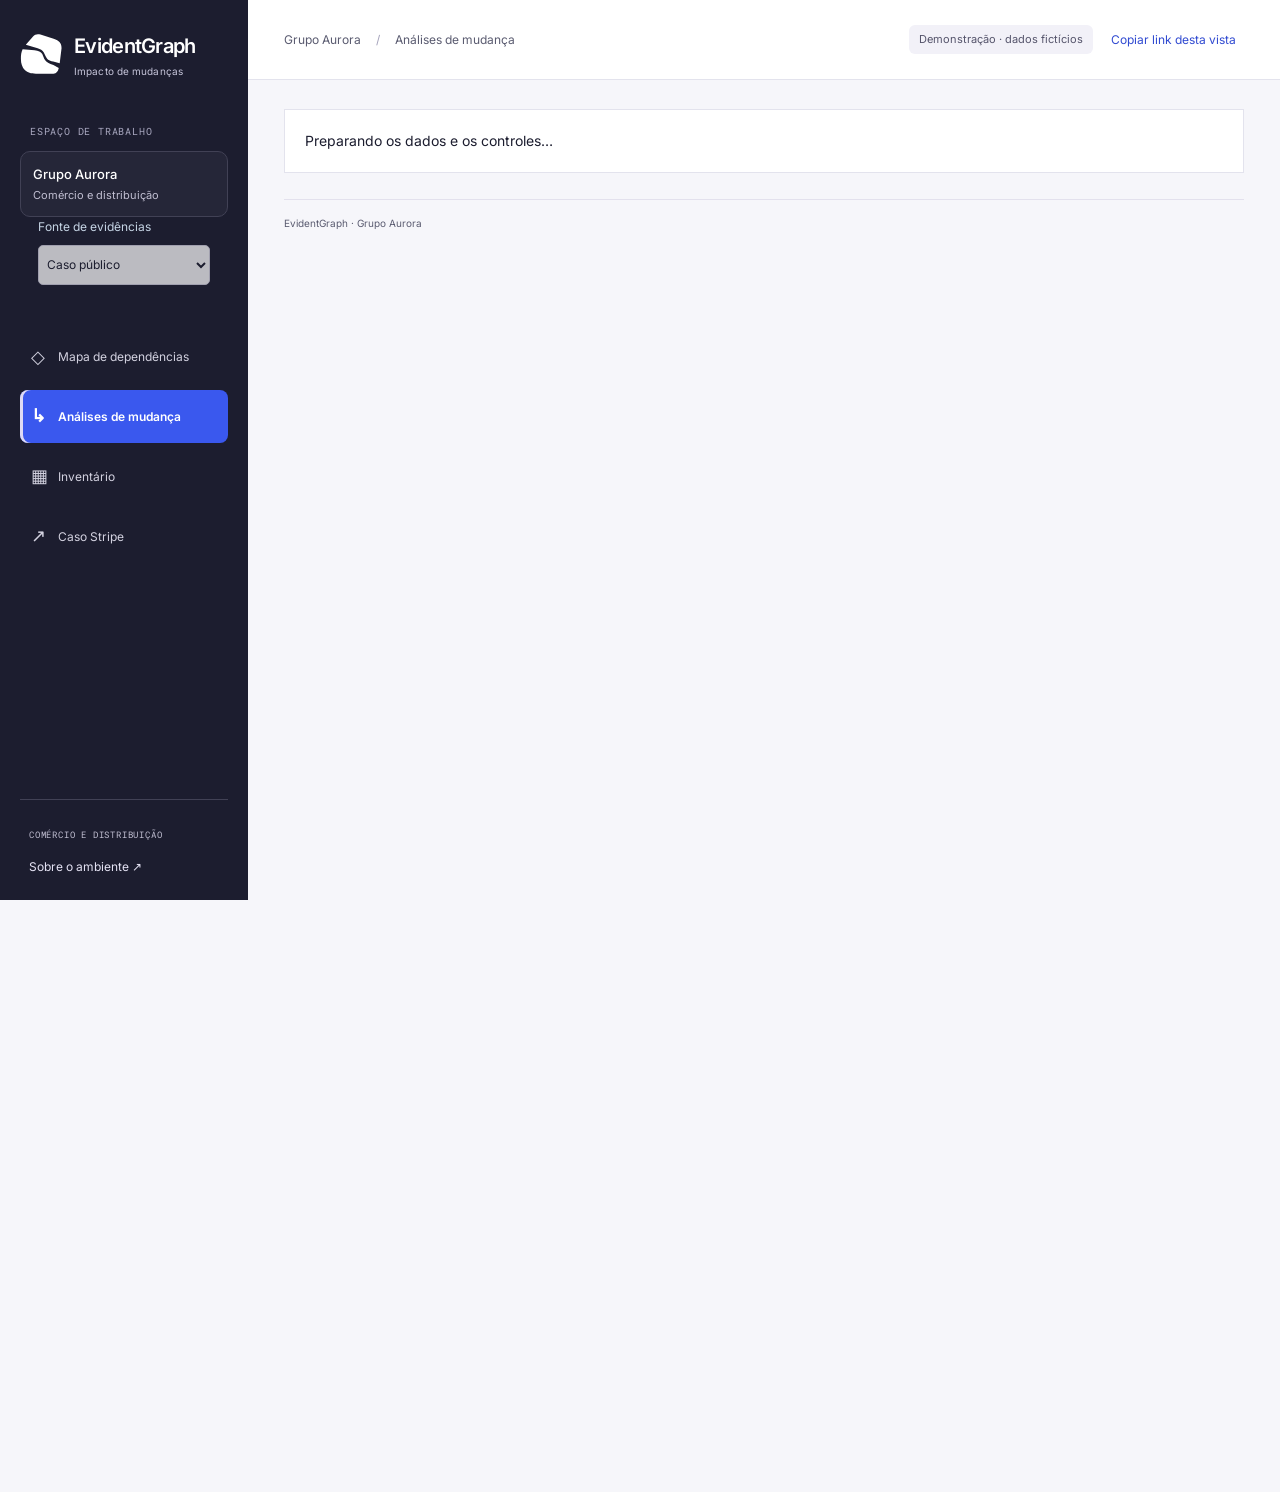
<file: index.html>
<!doctype html>
<html lang="pt-BR">
<head>
  <meta charset="utf-8">
  <meta name="viewport" content="width=device-width,initial-scale=1">
  <meta http-equiv="refresh" content="0;url=evidence-graph/caso-stripe/?source=case&amp;eg_view=analysis&amp;eg_change=CASE-001">
  <title>EvidentGraph</title>
</head>
<body>
  <p>Abrindo o EvidentGraph. <a href="evidence-graph/caso-stripe/?source=case&amp;eg_view=analysis&amp;eg_change=CASE-001">Continuar para o caso Stripe</a>.</p>
</body>
</html>
</file>
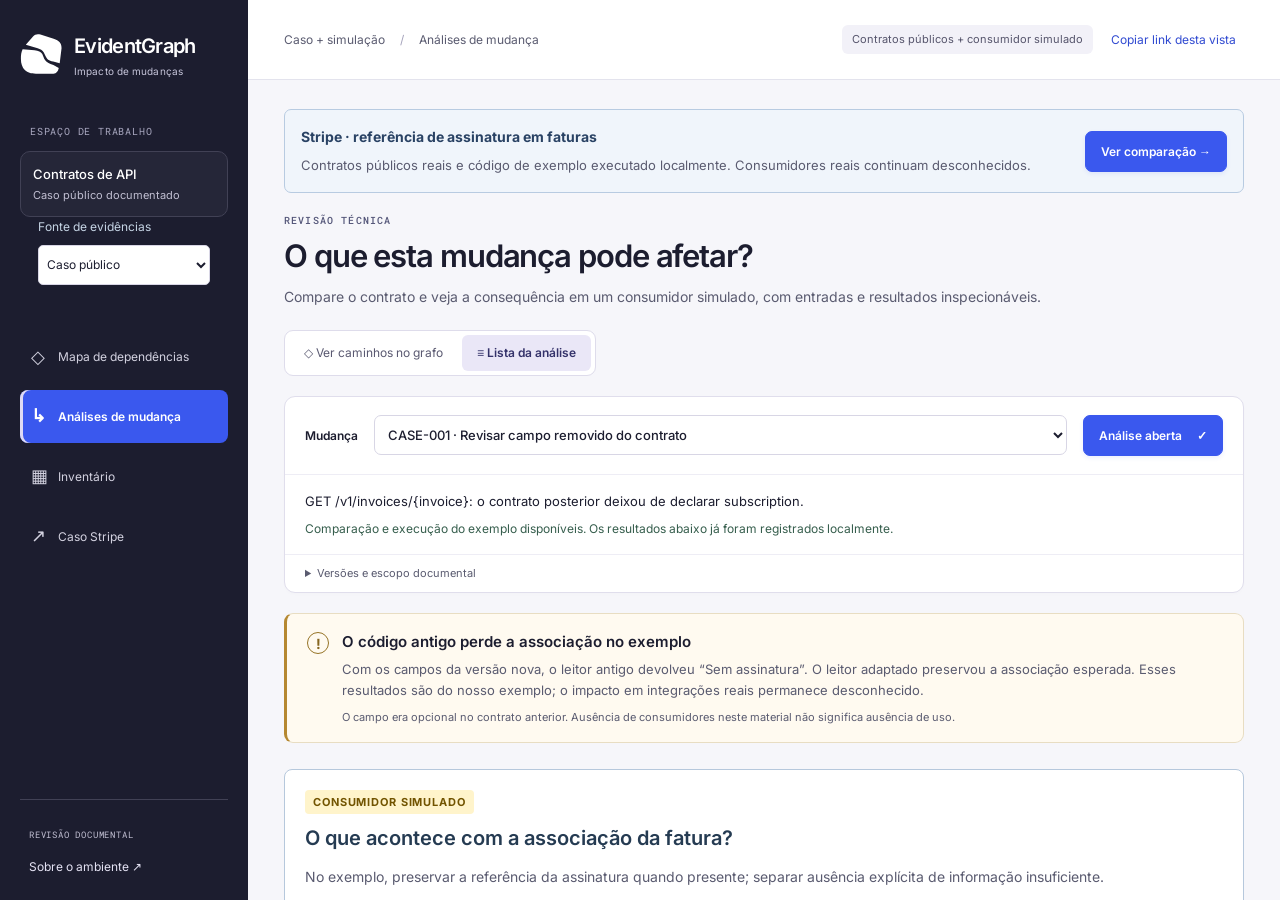
<file: evidence-graph/index.html>
<!doctype html>
<html lang="pt-BR">
<head>
  <meta charset="utf-8">
  <meta name="viewport" content="width=device-width,initial-scale=1">
  <meta http-equiv="refresh" content="0;url=caso-stripe/?source=case&amp;eg_view=analysis&amp;eg_change=CASE-001">
  <title>EvidentGraph</title>
</head>
<body>
  <p>Abrindo o EvidentGraph. <a href="caso-stripe/?source=case&amp;eg_view=analysis&amp;eg_change=CASE-001">Continuar para o caso Stripe</a>.</p>
</body>
</html>
</file>
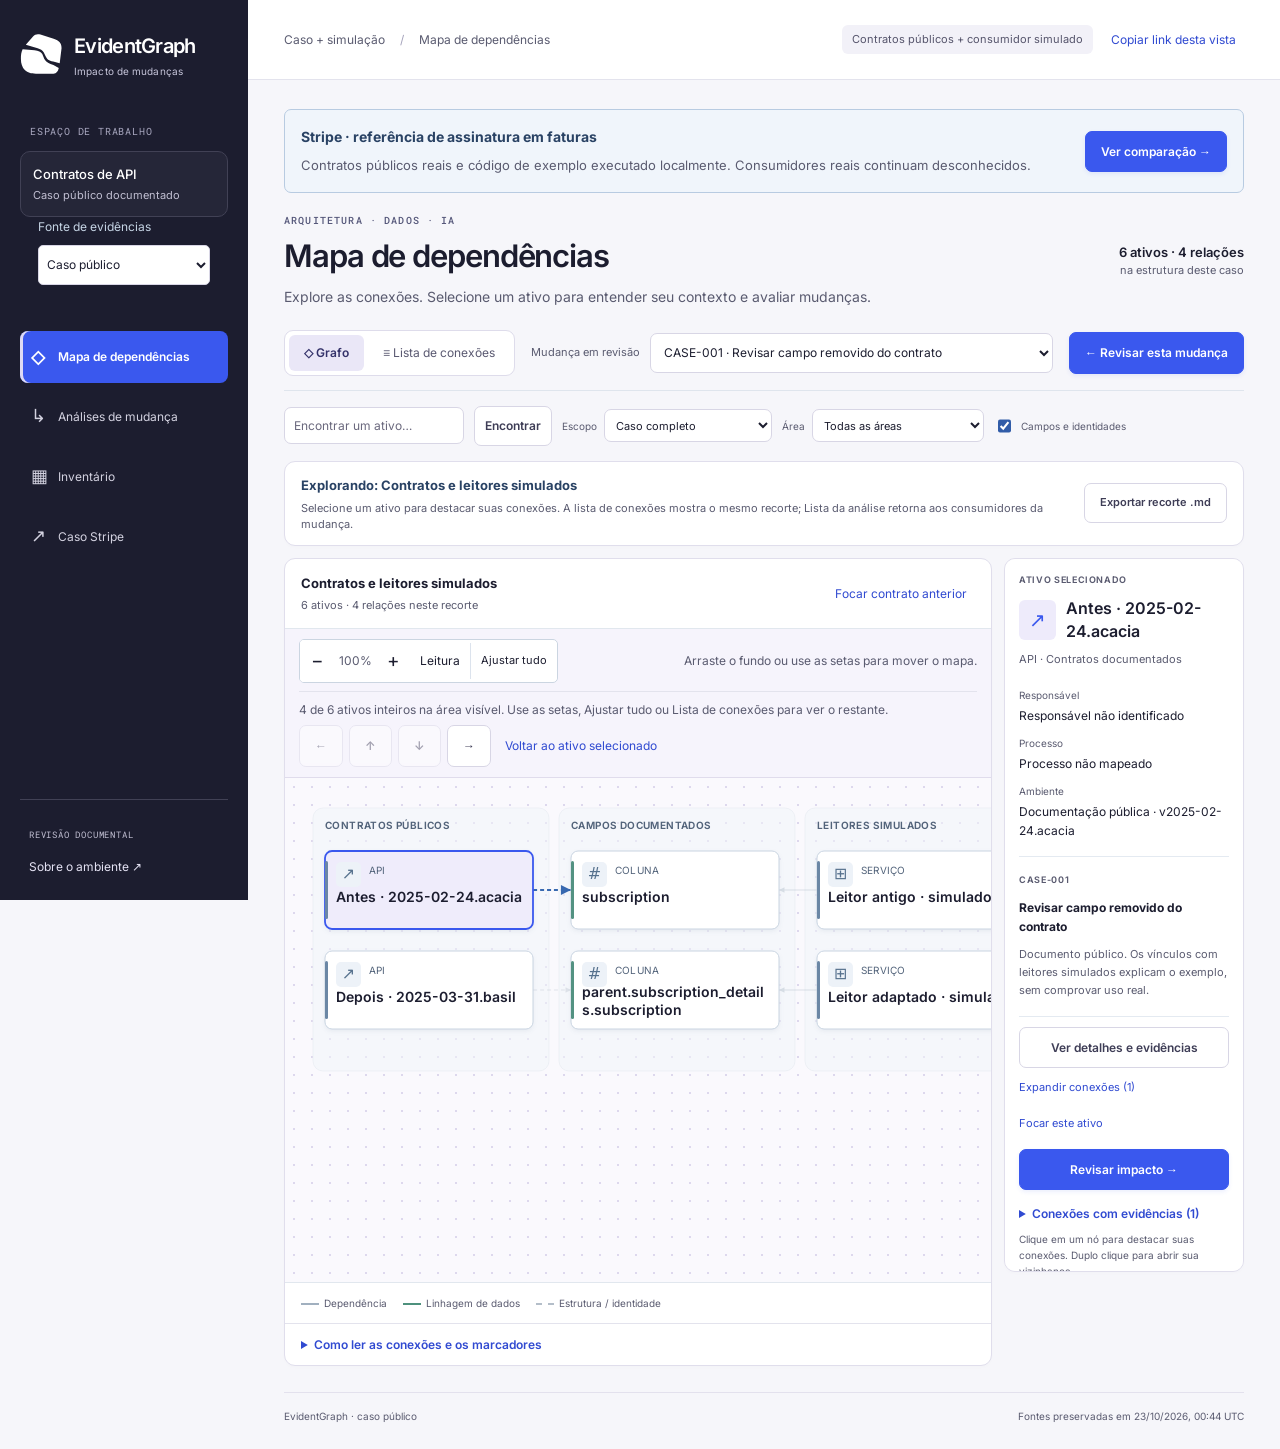
<file: evidence-graph/caso-stripe/index.html>
<!doctype html>
<html lang="pt-BR">
<head>
<meta charset="utf-8"><meta name="viewport" content="width=device-width,initial-scale=1">
<meta name="description" content="EvidentGraph: prévia sintética para revisão de impacto de mudanças.">
<title>EvidentGraph · Revisão de mudanças</title>
<link rel="stylesheet" href="styles.css?v=816976e282be9827"><link rel="stylesheet" href="lineage.css?v=ab8f37216dc863ca"><link rel="stylesheet" href="investigation.css?v=4782831f34d3c460">
<script src="data.js?v=31d44fd5d43d5af1" defer></script><script src="app.js?v=880a942b354ef678" defer></script><script src="lineage.js?v=18da235e4efb8fff" defer></script><script src="exploration.js?v=8c428651296725df" defer></script><script src="investigation.js?v=c7e74523da9037c6" defer></script>
<script src="contract_case.js?v=6435e3d7e39521b5" defer></script><link rel="stylesheet" href="contract_case.css?v=4b2c82d8fe484f5f"><script src="consumer_demo.js?v=195d27880f7b5dde" defer></script><link rel="stylesheet" href="consumer_demo.css?v=624fe182516456ab"><script src="view_bootstrap.js?v=e10487de5b5e0b73" defer></script><link rel="stylesheet" href="../brand/brand.css?v=7c86c4c17170fff1"><link rel="icon" type="image/svg+xml" href="../brand/favicon.svg?v=e4fd1542565591fd"></head>
<body>
<a class="skip" href="#main">Ir para o conteúdo</a>
<aside class="sidebar">
  <div class="brand"><svg class="eg-symbol" xmlns="http://www.w3.org/2000/svg" viewBox="0 0 560 560" fill="currentColor" aria-hidden="true" focusable="false"><path d="M76 152 167 48C198 14 230 11 266 21L438 74C509 98 543 129 541 200L517 393 432 372C375 360 350 339 332 298L310 255C294 222 263 208 230 198Z"/><path d="m34 213 155 12c53 3 81 21 101 49l27 64c25 46 65 62 118 78l70 40c-11 47-30 71-69 74H207c-68-2-106-12-141-44C26 446 12 393 12 338c-1-49 4-83 22-125Z"/></svg><div>EvidentGraph<small>Impacto de mudanças</small></div></div>
  <div class="workspace-label">ESPAÇO DE TRABALHO</div><div class="company">Grupo Aurora<small>Comércio e distribuição</small></div>
  <label class="workspace-picker" for="workspaceSource">Fonte de evidências<select id="workspaceSource" disabled aria-busy="true"><option value="case">Caso público</option><option value="aurora">Grupo Aurora</option></select></label><nav aria-label="Navegação principal">
    <button data-view="lineage" class="nav"><span aria-hidden="true">◇</span> Mapa de dependências</button>
    <button data-view="analysis" class="nav active" aria-current="page"><span aria-hidden="true">↳</span> Análises de mudança</button>
    <button data-view="inventory" class="nav"><span aria-hidden="true">▦</span> Inventário</button>
    <a class="nav" href="../caso-stripe/?source=case&amp;eg_view=analysis&amp;eg_change=CASE-001&amp;eg_scope=all&amp;eg_technical=1" aria-label="Caso Stripe — abrir caso público com consumidor simulado"><span aria-hidden="true">↗</span> Caso Stripe</a>
  </nav>
  <div class="side-foot"><span class="workspace-label">COMÉRCIO E DISTRIBUIÇÃO</span><button id="aboutBtn" class="side-link">Sobre o ambiente ↗</button></div>
</aside>
<div class="shell">
  <header class="topbar"><div><span id="contextName">Grupo Aurora</span> <span class="slash">/</span> <span id="breadcrumb">Análises de mudança</span></div><div class="workspace-tools"><span class="env" id="workspaceEnvironment">Demonstração · dados fictícios</span><button id="copyContextLink" class="text-btn">Copiar link desta vista</button></div></header>
  <main id="main" tabindex="-1">
    <section id="contractCaseNotice" class="case-notice" hidden></section><div id="loadStatus" role="status" class="notice">Preparando os dados e os controles…</div>
    <section id="lineageView" hidden>
      <div class="page-head"><div><div class="eyebrow">ARQUITETURA · DADOS · IA</div><h1>Mapa de dependências</h1><p>Explore as conexões. Selecione um ativo para entender seu contexto e avaliar mudanças.</p></div><div class="catalog-totals"><strong id="graphCatalogTotal"></strong><small>no catálogo do Grupo Aurora</small></div></div>
      <div class="graph-context-bar"><div class="view-tabs" aria-label="Visualização das conexões"><button id="graphAsGraph" class="selected" aria-pressed="true" disabled>◇ Grafo</button><button id="graphToList" disabled>≡ Lista de conexões</button></div><label>Mudança em revisão<select id="graphChange"></select></label><button id="graphReview" class="primary" disabled>← Lista da análise</button></div>
      <div class="graph-toolbar"><label class="graph-search-label"><span class="sr-only">Encontrar ativo no grafo</span><input id="graphSearch" type="search" placeholder="Encontrar um ativo…" list="graphAssets"><datalist id="graphAssets"></datalist></label><button id="graphFind" class="secondary">Encontrar</button><label>Escopo<select id="graphScope"><option value="context">Contexto do ativo</option><option value="investigation" disabled>Investigação direcionada</option><option value="impact">Caminhos da análise</option><option value="all">Empresa inteira</option></select></label><label>Área<select id="graphDomain"><option value="">Todas as áreas</option></select></label><label class="graph-check"><input type="checkbox" id="graphTechnical">Colunas e identidades</label></div>
      <section class="investigation-context" aria-label="Contexto da exploração"><div><strong id="investigationTitle">Contexto do ativo</strong><p id="investigationNote"></p></div><label id="depthControl" hidden>Alcance<select id="investigationDepth"><option value="1">Diretos</option><option value="2">Até 2 níveis</option><option value="4">Até 4 níveis</option></select></label><button id="exportContext" class="secondary">Exportar recorte .md</button></section>
      <div class="graph-workspace">
        <section class="graph-canvas-card" aria-label="Exploração do lineage">
          <div class="graph-canvas-head"><div><strong id="graphFocusName"></strong><span id="graphVisibleCount"></span></div><button id="graphReset" class="text-btn">Focar ativo da mudança</button></div>
          <div id="graphNavigation" class="graph-navigation"><div class="graph-controls" role="group" aria-label="Navegar no grafo"><button id="graphZoomOut" aria-label="Diminuir zoom">−</button><span id="graphZoomLabel" aria-live="polite">100%</span><button id="graphZoomIn" aria-label="Aumentar zoom">+</button><button id="graphReadable">Leitura</button><button id="graphFit">Ajustar tudo</button></div><span class="graph-pan-hint">Arraste o fundo ou use as setas para mover o mapa.</span><div class="graph-orientation"><p id="graphViewportStatus"></p><div id="graphPanControls" role="group" aria-label="Revelar outras partes do mapa"><button class="secondary" data-pan="left" aria-label="Ver ativos à esquerda">←</button><button class="secondary" data-pan="up" aria-label="Ver ativos acima">↑</button><button class="secondary" data-pan="down" aria-label="Ver ativos abaixo">↓</button><button class="secondary" data-pan="right" aria-label="Ver ativos à direita">→</button><button id="graphFocusSelected" class="text-btn">Voltar ao ativo selecionado</button></div></div></div>
          <div id="graphViewport" class="graph-viewport" tabindex="0" role="region" aria-label="Grafo interativo. Arraste o fundo para mover; use os botões de zoom e Tab para selecionar ativos."><svg id="lineageSvg" xmlns="http://www.w3.org/2000/svg" aria-label="Ativos e relações direcionadas"></svg><div class="graph-empty" id="graphEmpty" hidden>Nenhum ativo neste recorte. Altere os filtros ou escolha outra área.</div></div>
          <div id="graphListPanel" class="explore-list" hidden><div class="table-scroll"><table><thead><tr><th>Ativo</th><th>Relação com o foco</th><th>Responsável / operação</th><th>Ações</th></tr></thead><tbody id="exploreRows"></tbody></table></div><div class="table-footer" id="exploreCount" role="status"></div></div>
          <div class="graph-legend"><span><i class="key-dep"></i>Dependência</span><span><i class="key-lineage"></i>Linhagem de dados</span><span><i class="key-structure"></i>Estrutura / identidade</span><span class="legend-end">Setas seguem a relação indicada · arraste para navegar</span></div>
          <details class="graph-guide"><summary>Como ler as conexões e os marcadores</summary><p>Selecione um ativo para destacar seu caminho. A seta segue a relação descrita; abra a conexão para consultar sua origem. Uma dependência não comprova falha.</p><ul><li><i class="state-dot danger" aria-hidden="true"></i>Incompatibilidade de contrato</li><li><i class="state-dot warning" aria-hidden="true"></i>Impacto possível</li><li><i class="state-dot neutral" aria-hidden="true"></i>Inconclusivo</li><li><i class="state-dot quiet" aria-hidden="true"></i>Não identificada no contrato; não garante ausência de impacto</li></ul><p>Os pontos indicam a conclusão preparada para esta mudança. A lista de conexões oferece outra forma de ler o mesmo recorte.</p></details>
        </section>
        <aside id="graphInspector" class="graph-inspector" aria-live="polite"></aside>
      </div>
    </section>
    <section id="analysisView" hidden>
      <div class="page-head"><div><div class="eyebrow">REVISÃO TÉCNICA</div><h1>O que esta mudança pode afetar?</h1><p>Identifique consumidores, envolva os responsáveis e registre o que precisa ser verificado.</p></div></div>
      <div class="analysis-view-tabs view-tabs" aria-label="Revisão da mudança"><button id="analysisToGraph" disabled>◇ Ver caminhos no grafo</button><button class="selected" aria-pressed="true">≡ Lista da análise</button></div>
      <section class="change-card" aria-label="Mudança selecionada">
        <div class="change-choose"><label for="changeSelect">Mudança</label><select id="changeSelect"></select><button id="openAnalysis" class="primary" disabled>Abrir análise <span aria-hidden="true">→</span></button></div>
        <div class="change-overview"><p id="changeDescription"></p><p id="analysisState" class="analysis-state" role="status" aria-live="polite">Preparando a análise…</p></div>
        <details class="change-details"><summary>Versões e período analisado</summary><dl id="changeMeta" class="change-meta"></dl></details>
      </section>
      <div id="notAnalyzed" class="empty" hidden>Uma nova mudança foi selecionada. Abra a análise para consultar seus consumidores.</div>
      <section id="analysisResult" hidden>
        <section class="conclusion" aria-labelledby="conclusionTitle"><div class="conclusion-mark" aria-hidden="true">!</div><div><h2 id="conclusionTitle"></h2><p id="conclusionText"></p><span class="small" id="scopeNote"></span></div></section>
        <div class="section-heading"><div><h2>Consumidores e verificações</h2><p id="summaryLine"></p></div><button id="exportBtn" class="secondary">↓ Exportar análise .md</button></div>
        <div id="metrics" class="metrics" aria-label="Filtrar por conclusão"></div>
        <section class="table-card" aria-label="Resultados da análise">
          <div class="toolbar"><div class="search-wrap"><label class="sr-only" for="search">Buscar consumidor, processo ou equipe</label><input id="search" type="search" placeholder="Buscar consumidor, processo ou equipe"></div><details class="analysis-filters"><summary id="filterSummary">Mais filtros</summary><div class="filter-options"><label class="filter-label">Responsável<select id="ownerFilter"><option value="">Todas as equipes</option></select></label><label class="filter-label">Observação<select id="activityFilter"><option value="">Todos os estados</option><option value="OBSERVED">Caminho observado</option><option value="NOT_OBSERVED">Não observado no período</option><option value="UNKNOWN">Cobertura insuficiente</option></select></label></div></details><button id="clearFilters" class="text-btn">Limpar</button></div>
          <div class="table-scroll"><table class="consumer-table" role="table" aria-label="Resultados da análise"><thead role="rowgroup"><tr role="row"><th role="columnheader" scope="col"><button id="sortName" class="sort" aria-label="Consumidor — ordenar por nome">Consumidor <span id="sortMark" aria-hidden="true">↕</span></button></th><th role="columnheader" scope="col">Conclusão / execução</th><th role="columnheader" scope="col">Responsável</th><th role="columnheader" scope="col">Verificação local</th><th role="columnheader" scope="col"><span class="sr-only">Ações</span></th></tr></thead><tbody id="consumerRows" role="rowgroup"></tbody></table></div>
          <div id="emptyResults" class="empty" hidden>Nenhum consumidor corresponde aos filtros. Tente outra busca ou limpe os filtros.</div><div class="table-footer"><span id="resultCount" role="status"></span><span>Anotações ficam apenas neste navegador.</span></div>
        </section>
        <div class="bottom-note"><strong>Limite da resposta</strong><p>Um caminho de dependência não prova falha. Ausência de chamadas não prova ausência de uso. Autorização e acesso efetivo ao campo não são avaliados nesta versão.</p></div>
      </section>
    </section>
    <section id="inventoryView" hidden>
      <div class="page-head"><div><div class="eyebrow">CATÁLOGO DE ATIVOS</div><h1>Inventário</h1><p>Consulte sistemas, dados, modelos e responsáveis. Abra um ativo para explorar suas conexões.</p></div><span id="inventoryTotal" class="total-tag"></span></div>
      <section class="table-card"><div class="toolbar"><label class="sr-only" for="inventorySearch">Buscar ativo</label><input id="inventorySearch" type="search" placeholder="Buscar por nome ou identificador"><label class="filter-label">Tipo<select id="kindFilter"><option value="">Todos os tipos</option></select></label><label class="filter-label">Área<select id="domainFilter"><option value="">Todas as áreas</option></select></label></div>
      <div class="table-scroll"><table><thead><tr><th>Ativo</th><th>Tipo</th><th>Área / responsável</th><th>Ambiente</th><th><span class="sr-only">Detalhes</span></th></tr></thead><tbody id="inventoryRows"></tbody></table></div><div class="table-footer"><span id="inventoryCount" role="status"></span><div class="pager"><button id="prevPage" class="secondary">Anterior</button><span id="pageNumber"></span><button id="nextPage" class="secondary">Próxima</button></div></div></section>
    </section>
    <footer class="footer"><span>EvidentGraph · Grupo Aurora</span><span id="datasetLabel"></span></footer>
  </main>
</div>
<dialog id="detailDialog" aria-labelledby="detailTitle"><div class="dialog-head"><div><span class="eyebrow" id="detailKind"></span><h2 id="detailTitle"></h2><p id="detailSourceNote" hidden></p><button id="copyDetailLink" class="text-btn">Copiar link deste detalhe</button><p id="detailShareStatus" class="small" role="status"></p></div><button id="closeDetail" class="close-btn" aria-label="Fechar detalhes">×</button></div><div id="detailBody" class="dialog-body"></div></dialog>
<dialog id="aboutDialog" aria-labelledby="aboutTitle"><div class="dialog-head"><h2 id="aboutTitle">Sobre o ambiente</h2><button id="closeAbout" class="close-btn" aria-label="Fechar informações do ambiente">×</button></div><div class="dialog-body"><p>Grupo Aurora é uma organização fictícia utilizada neste protótipo do EvidentGraph. Todos os ativos e registros são sintéticos; não representam uma empresa real. O inventário contém 240 ativos; as evidências detalhadas são um recorte dos cenários CHG-001, CHG-002 e CHG-003.</p><p>Os resultados são calculados pelo analisador Python M1 durante a geração dos arquivos. O navegador consulta, filtra e exporta esses resultados; não reavalia contratos arbitrários nem consulta uma empresa real.</p><p>As verificações e notas são guardadas apenas neste navegador quando o armazenamento local está disponível. Elas não são enviadas aos responsáveis e não comprovam a resolução de um risco.</p><p>O mapa explora as 512 relações do catálogo, com os tipos e sentidos preservados. A avaliação de autorização não está implementada. As análises de impacto continuam limitadas aos três cenários descritos. O site público anterior não foi substituído.</p><p><strong>Versão de avaliação M3.</strong> A exploração percorre vínculos tipados do catálogo, sem avaliar permissões ou concluir impacto arbitrário. Processos compartilhados são associações declaradas. O mapa e sua lista mostram o mesmo recorte. O histórico de notas fica somente neste navegador.</p></div></dialog>
<div id="toast" class="toast" role="status" hidden></div>
</body></html>
</file>
<file: evidence-graph/caso-stripe/styles.css>
:root{color-scheme:light;--ink:#202c3e;--muted:#596679;--line:#dce2e9;--blue:#2458bc;--bg:#f5f7fa;--side:#172537}*{box-sizing:border-box}body{margin:0;color:var(--ink);background:var(--bg);font:14px/1.5 -apple-system,BlinkMacSystemFont,'Segoe UI',sans-serif}button,input,select,textarea{font:inherit}button,select{cursor:pointer}button{border:0}button:disabled{opacity:.45;cursor:default}button:focus-visible,a:focus-visible,input:focus-visible,select:focus-visible,textarea:focus-visible{outline:3px solid #7aabff;outline-offset:3px}h1,h2,h3,p{margin:0}h1{font-size:27px;line-height:1.3;letter-spacing:-.55px;font-weight:650}h2{font-size:17px;font-weight:650}h3{font-size:14px;font-weight:650}p{color:var(--muted)}small,.small{font-size:12px;color:var(--muted)}[hidden]{display:none!important}.sr-only{position:absolute;width:1px;height:1px;padding:0;overflow:hidden;clip:rect(0,0,0,0);white-space:nowrap}.skip{position:fixed;left:12px;top:-100px;z-index:100;background:white;padding:10px}.skip:focus{top:10px}.sidebar{width:210px;position:fixed;inset:0 auto 0 0;background:var(--side);color:#eaf0f7;display:flex;flex-direction:column;padding:26px 16px}.brand{display:flex;gap:10px;align-items:center;font-size:18px;font-weight:650;letter-spacing:-.3px}.brand-mark{display:grid;place-items:center;width:30px;height:33px;border:1px solid #6c86a0;border-radius:5px;font:700 22px Georgia,serif}.brand small{display:block;font-size:8px;color:#a9b9c9;letter-spacing:1.1px;font-weight:500}.workspace-label{font-size:10px;letter-spacing:1.1px;color:#b1bed0;margin:36px 8px 10px}.company{padding:0 8px;font-size:13px}.company small{display:block;color:#9cacc0;margin-top:3px;font-size:11px}nav{margin-top:32px;display:grid;gap:5px}.nav{width:100%;padding:11px 10px;border-radius:4px;background:none;color:#c7d1df;text-align:left;font-size:13px}.nav span{font-size:17px;display:inline-block;width:21px}.nav.active{background:#304763;color:white;box-shadow:inset 3px 0 #8cb5ef}.nav:hover{background:#2b3e55}.side-foot{margin-top:auto;padding:20px 8px 0;border-top:1px solid #334356}.side-foot p{font-size:11px;line-height:1.6;margin-top:12px;color:#aabacf}.pill{font-size:9px;font-weight:650;letter-spacing:.9px;padding:4px 7px;border:1px solid #6b7f94;border-radius:3px;color:#d5dfec}.side-link{background:none;color:#dae7f5;font-size:11px;padding:14px 0 0}.shell{margin-left:210px;min-width:0}.topbar{height:61px;border-bottom:1px solid var(--line);background:white;display:flex;justify-content:space-between;align-items:center;padding:0 30px;font-size:12px;color:var(--muted)}.slash{padding:0 12px;color:#a2adba}.env{background:#edf2f7;padding:5px 9px;border-radius:4px;font-size:11px}main{max-width:1550px;margin:0 auto;padding:29px 30px 20px}.page-head{display:flex;align-items:center;justify-content:space-between;gap:16px;margin-bottom:23px}.page-head p{margin-top:7px;font-size:13px}.eyebrow{font-size:10px;letter-spacing:1.2px;color:#586b83;font-weight:650;display:block;margin-bottom:7px}.change-card{border:1px solid var(--line);background:white;border-radius:6px;margin-bottom:18px}.change-choose{display:flex;align-items:center;gap:14px;padding:15px 18px;border-bottom:1px solid #e8edf2}.change-choose label{font-size:12px;font-weight:600;white-space:nowrap}.change-choose select{flex:1;min-width:0}.change-meta{display:flex;flex-wrap:wrap;gap:20px 34px;padding:15px 18px}.change-meta div{min-width:90px}.change-meta dt{font-size:10px;color:var(--muted);margin-bottom:3px;letter-spacing:.5px;text-transform:uppercase}.change-meta dd{margin:0;font-size:12px}.change-meta code{font:12px ui-monospace,Consolas,monospace;background:#f2f4f7;padding:3px 5px;border-radius:3px}.primary,.secondary{padding:8px 13px;border-radius:4px;white-space:nowrap;font-size:12px;font-weight:600}.primary{background:var(--blue);color:white;border:1px solid var(--blue)}.primary:hover{background:#1d4697}.primary span{padding-left:12px}.secondary{background:white;color:var(--ink);border:1px solid #cbd4e0}.secondary:hover{background:#eef3fb}.text-btn{background:none;color:var(--blue);font-size:12px;padding:8px}.conclusion{border:1px solid #ded7c2;border-left:3px solid #b78a30;border-radius:5px;display:flex;gap:13px;background:#fffcf4;padding:16px 18px;margin-bottom:23px}.conclusion-mark{width:22px;height:22px;border:1.5px solid #967427;color:#866620;border-radius:50%;font-weight:700;display:grid;place-items:center;flex:none;margin-top:2px}.conclusion h2{font-size:16px;margin-bottom:5px}.conclusion p{font-size:13px;max-width:850px}.conclusion .small{display:block;font-size:11px;margin-top:8px}.section-heading{display:flex;align-items:center;justify-content:space-between;gap:15px;margin:6px 0 15px}.section-heading p{font-size:12px;margin-top:3px}.metrics{display:grid;grid-template-columns:repeat(5,1fr);gap:9px;margin-bottom:17px}.metric{border:1px solid var(--line);border-radius:5px;background:white;padding:12px 13px;display:flex;flex-direction:column;text-align:left;position:relative}.metric strong{font-size:22px;font-weight:600;line-height:1.2;margin-bottom:4px}.metric span{font-size:11px;color:var(--muted)}.metric[aria-pressed=true]{border-color:var(--blue);box-shadow:inset 0 -2px var(--blue)}.metric:hover{background:#f0f5fb}.metric .metric-dot{position:absolute;right:13px;top:18px;width:6px;height:6px;border-radius:50%;background:#8291a3}.metric.danger .metric-dot{background:#bb5858}.metric.warning .metric-dot{background:#ad8332}.metric.neutral .metric-dot{background:#60769c}.table-card{background:white;border:1px solid var(--line);border-radius:6px;overflow:hidden}.toolbar{display:flex;gap:12px;align-items:end;flex-wrap:wrap;padding:14px 16px;border-bottom:1px solid var(--line)}input,select,textarea{background:white;border:1px solid #cbd3dd;border-radius:4px;padding:8px 9px;color:var(--ink);font-size:12px}select{min-height:35px}.search-wrap{flex:1;min-width:200px}.search-wrap input{width:100%;min-height:35px}.filter-label{font-size:10px;color:var(--muted);display:flex;flex-direction:column;gap:4px}.filter-label select{min-width:140px;max-width:210px}.table-scroll{overflow-x:auto}table{width:100%;border-collapse:collapse;min-width:760px;text-align:left}thead{background:#f8fafc}th{font-size:11px;color:#617085;font-weight:600;padding:10px 15px;border-bottom:1px solid var(--line)}td{padding:17px 15px;border-bottom:1px solid #e7ebf0;font-size:12px;vertical-align:top}tbody tr:last-child td{border-bottom:0}tbody tr:hover{background:#fafbfd}td:first-child{min-width:220px}td h3{font-size:13px;margin-bottom:4px}td p{font-size:11px}.row-type{font-size:10px;color:#6b7685}.badge{display:inline-flex;align-items:center;gap:5px;padding:3px 7px;border-radius:3px;font-size:10px;white-space:normal;font-weight:600;line-height:1.4}.danger{color:#923a3a}.badge.danger{background:#faebeb;border:1px solid #efd0d0}.badge.warning{background:#fcf4df;color:#876220;border:1px solid #ebdfbd}.badge.neutral{background:#eef1f6;color:#52647d;border:1px solid #dbe1eb}.badge.quiet{background:#f2f4f6;color:#586774;border:1px solid #e0e5e8}.activity{font-size:10px;display:block;margin-top:7px;color:#526779}.activity.unknown{color:#856b39}.review-label{display:flex;gap:7px;align-items:center;font-size:11px;white-space:nowrap}.review-label input{accent-color:var(--blue);width:15px;height:15px}.review-caption{display:block;font-size:10px;color:#7b8594;padding-left:23px;margin-top:2px}.row-open{color:var(--blue);background:none;font-size:12px;white-space:nowrap;padding:3px}.sort{background:none;padding:0;color:inherit;font:inherit}.sort span{margin-left:8px}.table-footer{border-top:1px solid var(--line);padding:11px 16px;display:flex;align-items:center;justify-content:space-between;font-size:11px;color:var(--muted)}.bottom-note{margin:17px 0 20px;padding:0 2px;display:flex;gap:14px;align-items:baseline}.bottom-note strong{font-size:11px;white-space:nowrap}.bottom-note p{font-size:11px;max-width:840px}.footer{display:flex;justify-content:space-between;gap:20px;border-top:1px solid var(--line);padding-top:15px;margin-top:29px;font-size:10px;color:#6b7788}.empty{padding:28px;text-align:center;color:var(--muted);font-size:13px}.notice{padding:20px;border:1px solid var(--line);background:white}.total-tag{border:1px solid var(--line);background:white;padding:7px 12px;font-size:12px;border-radius:5px;white-space:nowrap}.pager{display:flex;gap:10px;align-items:center}dialog{padding:0;inset:0 0 0 auto;margin:0;width:min(620px,100%);max-width:100%;max-height:100%;height:100dvh;border:0;border-left:1px solid #c8d0db;color:var(--ink);background:white;box-shadow:-10px 0 35px #13283f20}dialog::backdrop{background:#17273755}.dialog-head{position:sticky;top:0;z-index:1;background:white;display:flex;justify-content:space-between;align-items:start;gap:20px;padding:23px 25px;border-bottom:1px solid var(--line)}.dialog-head h2{font-size:20px}.close-btn{font-size:25px;background:#f1f4f8;width:33px;height:33px;line-height:1;border-radius:4px;flex:none}.dialog-body{padding:23px 25px}.dialog-body h3{margin:23px 0 9px}.dialog-body p{font-size:13px;margin-bottom:12px}.detail-grid{display:grid;grid-template-columns:1fr 1fr;gap:12px;border:1px solid var(--line);border-radius:4px;padding:12px;font-size:12px}.detail-grid small{display:block;font-size:10px;margin-bottom:3px}.detail-list{padding-left:19px;font-size:12px;color:var(--muted);line-height:1.7}.path{border:1px solid #dde5ed;background:#f8fafc;border-radius:4px;padding:12px 14px;font-size:12px;line-height:1.8;margin-bottom:8px}.path span{display:block}.path em{font:10px ui-monospace,monospace;color:#738298;display:block;padding:1px 0 1px 8px}.path .path-target{font-weight:600}.ev{border:1px solid var(--line);border-radius:4px;margin-bottom:8px}.ev summary{padding:11px 12px;cursor:pointer;font-size:12px}.ev pre{font:11px/1.7 ui-monospace,Consolas,monospace;white-space:pre-wrap;overflow-wrap:anywhere;padding:12px;background:#f8fafc;margin:0;border-top:1px solid var(--line)}.dialog-body textarea{width:100%;resize:vertical;min-height:80px;margin-top:7px}.local-note{font-size:11px!important;background:#f4f6f9;border-radius:4px;padding:10px;margin-top:11px}.toast{position:fixed;bottom:18px;left:50%;transform:translateX(-50%);background:#20344e;color:white;font-size:12px;padding:11px 17px;border-radius:4px;z-index:20;max-width:90vw}.inventory-id{font:10px ui-monospace,monospace;color:#6b7b90;overflow-wrap:anywhere}
@media(min-width:1600px){main{padding-top:38px}.page-head{margin-bottom:28px}td{padding-top:22px;padding-bottom:22px}}
@media(max-width:1150px){.sidebar{width:178px;padding-left:12px;padding-right:12px}.brand{font-size:16px}.brand small{font-size:7px}.shell{margin-left:178px}main{padding:24px 20px}.topbar{padding:0 20px}.metrics{gap:7px}.metric{padding:11px}.filter-label select{max-width:175px}.change-choose{flex-wrap:wrap}.change-choose select{flex-basis:60%}.bottom-note{display:block}.bottom-note p{margin-top:4px}}
@media(max-width:780px){.sidebar{position:static;width:auto;padding:16px;display:block}.brand{display:inline-flex}.workspace-label,.company,.side-foot{display:none}nav{margin-top:14px;display:flex}.nav{width:auto}.shell{margin-left:0}.topbar{height:auto;min-height:50px;flex-wrap:wrap;gap:6px;padding:10px 16px}main{padding:20px 16px}h1{font-size:23px}.metrics{grid-template-columns:repeat(3,1fr)}.change-choose select{flex-basis:100%}.change-meta{gap:14px}.section-heading{align-items:start;flex-wrap:wrap}.toolbar{align-items:end}.footer{flex-direction:column;gap:6px}.page-head{align-items:start}.dialog-head,.dialog-body{padding:18px}.filter-label{flex:1}.filter-label select{max-width:none}.table-footer{gap:8px;flex-wrap:wrap}}
@media(prefers-reduced-motion:reduce){*{scroll-behavior:auto!important}}

.change-meta{margin:0}
.sr-only{position:fixed;left:0;top:0}
</file>
<file: evidence-graph/caso-stripe/lineage.css>
/* Graph and review are complementary views of the same workspace. */
main{max-width:none}.sidebar{width:204px}.shell{margin-left:204px}.side-foot .workspace-label{font-size:8px;margin:0;color:#8c9eb4}.side-foot .side-link{display:block;font-size:12px;padding-top:12px}.page-head{margin-bottom:18px}.catalog-totals{text-align:right;flex:none}.catalog-totals strong{font-size:13px;display:block;font-weight:600}.catalog-totals small{font-size:11px;color:var(--muted)}.graph-context-bar{display:flex;align-items:center;gap:16px;margin-bottom:14px}.view-tabs{display:inline-flex;border:1px solid #cbd5e1;background:#fff;border-radius:6px;overflow:hidden;padding:3px;gap:2px;flex:none}.view-tabs button{background:transparent;color:#5a6a80;border-radius:4px;padding:7px 16px;font-size:12px;cursor:pointer}.view-tabs button.selected{background:#eaf0f9;color:#2451a5;font-weight:650}.graph-context-bar>label{font-size:11px;color:var(--muted);display:flex;align-items:center;gap:10px;flex:1}.graph-context-bar select{min-width:280px;max-width:570px;flex:1}.graph-toolbar{display:flex;align-items:center;gap:10px;padding:12px 0;border-top:1px solid #dfe5ed;flex-wrap:wrap}.graph-toolbar>label{font-size:11px;color:var(--muted);display:flex;align-items:center;gap:7px}.graph-toolbar select{font-size:11px;padding:7px;min-height:33px}.graph-search-label{min-width:160px;max-width:250px;flex:1}.graph-search-label input{width:100%;min-height:33px}.graph-toolbar .secondary{padding:7px 10px}.graph-check{margin-left:auto}.graph-check input{accent-color:#315ca8}.graph-workspace{display:grid;grid-template-columns:minmax(0,1fr) 266px;gap:16px;align-items:stretch}.graph-canvas-card{min-width:0;background:white;border:1px solid #d4deea;border-radius:8px;overflow:hidden;display:flex;flex-direction:column}.graph-canvas-head{padding:13px 16px;border-bottom:1px solid #e1e7ee;display:flex;align-items:center;justify-content:space-between;gap:10px}.graph-canvas-head strong{font-size:13px}.graph-canvas-head span{display:block;font-size:11px;color:#728097;margin-top:3px}.graph-viewport{height:clamp(540px,63vh,740px);min-width:0;position:relative;overflow:hidden;touch-action:none;background-color:#f9fbfd;background-image:radial-gradient(#d8e1eb .7px,transparent .7px);background-size:18px 18px;cursor:grab}.graph-viewport.panning{cursor:grabbing}#lineageSvg{display:block;width:100%;height:100%;user-select:none}.graph-controls{position:absolute;bottom:16px;left:16px;display:flex;gap:0;align-items:center;border:1px solid #cbd5e1;border-radius:5px;background:white;box-shadow:0 2px 7px #2639500a;overflow:hidden}.graph-controls button{background:white;min-height:34px;min-width:34px;font-size:17px;padding:0 10px;color:#40546c;cursor:pointer}.graph-controls button:hover{background:#eaf0f9}.graph-controls span{font-size:10px;color:#63758b;min-width:42px;text-align:center}#graphFit{border-left:1px solid #dce3ed;font-size:11px}.graph-legend{padding:12px 16px;display:flex;flex-wrap:wrap;gap:10px 16px;border-top:1px solid #e1e7ee;font-size:10px;color:#667891;background:white}.graph-legend i{display:inline-block;width:18px;vertical-align:middle;margin-right:5px;border-top:2px solid #a1b0bf}.graph-legend .key-lineage{border-color:#4e917d}.graph-legend .key-structure{border-top-style:dashed;border-color:#b4bec9}.legend-end{margin-left:auto;color:#7b899a}.graph-lane{fill:#f2f5f980;stroke:#e8edf2;stroke-width:.7}.lane-title{font-family:inherit;font-size:8.5px;fill:#7e8da1;letter-spacing:.4px;font-weight:650}.graph-edge{fill:none;stroke:#a1b0bf;stroke-width:1.15;opacity:.6}.graph-edge.lineage{stroke:#4e917d;opacity:.7}.graph-edge.structure{stroke:#b4bec9;stroke-dasharray:4 3;opacity:.65}.edge-hit{fill:none;stroke:transparent;stroke-width:12;cursor:pointer}.edge-selected .graph-edge{stroke:#3869b0;stroke-width:2.1;opacity:1}.graph-edge-group:hover .graph-edge{stroke:#3869b0;stroke-width:2.7;opacity:1}.node-card{fill:white;stroke:#c9d4e1;stroke-width:1;filter:drop-shadow(0px 2px 2px #183c6610)}.graph-node{cursor:pointer}.graph-node:hover .node-card{stroke:#4673b9;stroke-width:1.7}.graph-node:focus{outline:none}.graph-node:focus .node-card{stroke:#1345aa;stroke-width:3}.graph-node.selected .node-card{fill:#edf4ff;stroke:#3465ae;stroke-width:2}.graph-node.change-target .node-card{stroke:#4473b6;stroke-width:1.8}.node-stripe{fill:#6b87a5}.node-icon-bg{fill:#edf2f8}.node-symbol{font:16px system-ui;text-anchor:middle;fill:#57728e}.node-kind{font:8px system-ui;fill:#7b8da4;letter-spacing:.4px}.node-name{font:12px system-ui;font-weight:600;fill:#273b55}.kind-table .node-stripe,.kind-column .node-stripe{fill:#539282}.kind-pipeline .node-stripe{fill:#a7824a}.kind-model .node-stripe,.kind-agent .node-stripe{fill:#8570b0}.kind-dashboard .node-stripe{fill:#568ca0}.node-status.danger{fill:#c55758}.node-status.warning{fill:#c49539}.node-status.neutral{fill:#8290a5}.node-status.quiet{fill:#b0bdcd}.graph-inspector{background:white;border:1px solid #d4deea;border-radius:8px;padding:18px;overflow:auto;max-height:calc(clamp(540px,63vh,740px) + 109px)}.inspector-overline{font-size:9px;letter-spacing:.65px;font-weight:650;color:#8090a3;display:block;margin-bottom:10px}.inspector-title{display:flex;align-items:center;gap:10px}.inspector-title>span{font-size:20px;color:#3565a9;background:#edf3fc;padding:4px 10px;border-radius:6px}.inspector-title h2{font-size:16px;line-height:1.4}.inspector-type{font-size:11px;margin:9px 0 18px}.inspector-meta{margin:0;padding-bottom:16px;border-bottom:1px solid #e4eaf1}.inspector-meta dt{font-size:10px;color:#8390a1;margin-top:10px}.inspector-meta dd{font-size:12px;margin:3px 0 0}.inspector-impact{padding:16px 0;border-bottom:1px solid #e4eaf1;font-size:12px}.inspector-impact p{font-size:11px;line-height:1.65;margin:9px 0 0}.inspector-impact strong{font-size:12px}.inspector-impact p+strong{display:block;margin-top:14px}.inspector-actions{display:flex;flex-direction:column;align-items:stretch;gap:3px;padding-top:14px}.inspector-actions .text-btn{text-align:left;font-size:11px;padding-left:0}.inspector-main-action{width:100%;margin-top:8px;font-size:11px}.inspector-consumers{border-top:1px solid #e4eaf1;margin-top:17px;padding-top:14px}.inspector-consumers h3{font-size:11px;margin-bottom:9px}.inspector-consumers button{display:flex;gap:8px;align-items:start;padding:10px 0;background:none;width:100%;text-align:left;cursor:pointer}.inspector-consumers button:hover{background:#f6f9ff}.inspector-consumers span{font-size:11px;flex:1}.inspector-consumers small{display:block;font-size:9px;color:#8090a3;margin-top:3px}.inspector-consumers b{font-size:12px;color:#9bacbf}.state-dot{width:6px;height:6px;border-radius:50%;margin-top:6px;background:#b0bdcd;flex:none}.state-dot.danger{background:#c55758}.state-dot.warning{background:#c49539}.state-dot.neutral{background:#8290a5}.inspector-hint{font-size:10px;line-height:1.6;padding-top:15px;color:#8795a7}.analysis-view-tabs{margin-bottom:14px}.graph-empty{position:absolute;top:35%;width:100%;text-align:center;padding:25px;color:#687b93}.conclusion{padding:12px 15px;margin-bottom:16px}.footer{margin-top:20px}.env{font-size:11px}.env:before{content:'';display:inline-block;width:6px;height:6px;border-radius:100%;background:#639380;margin-right:7px}
@media(min-width:1800px){main{padding:28px 32px 18px}.graph-workspace{grid-template-columns:minmax(0,1fr) 288px}.graph-inspector{padding:20px}}
@media(max-width:1450px){.sidebar{width:180px;padding:20px 12px}.brand{font-size:16px}.shell{margin-left:180px}main{padding:22px 20px}.graph-workspace{grid-template-columns:minmax(0,1fr) 240px;gap:12px}.graph-viewport{height:610px}.graph-inspector{padding:14px;max-height:718px}.graph-toolbar label{font-size:10px}.graph-search-label{max-width:180px}.graph-check{margin-left:0}.node-name{font-size:13px}.catalog-totals{font-size:11px}.legend-end{display:none}}
@media(max-width:1180px){.graph-workspace{grid-template-columns:1fr}.graph-inspector{max-height:none;display:grid;grid-template-columns:1fr 1fr;gap:0 24px}.graph-viewport{height:660px}.graph-inspector .inspector-overline,.graph-inspector .inspector-title,.graph-inspector .inspector-type{grid-column:1/-1}.graph-context-bar{flex-wrap:wrap}.graph-context-bar>label{order:3;flex-basis:100%}.graph-check{margin-left:0}}
@media(max-width:780px){.sidebar{width:auto}.shell{margin-left:0}.graph-viewport{height:620px}.catalog-totals{display:none}.graph-inspector{display:block}.graph-toolbar{gap:10px}.graph-search-label{max-width:none}.graph-context-bar select{min-width:0}.sidebar .nav{font-size:11px;padding:9px}.graph-context-bar>label{flex-direction:column;align-items:stretch}.graph-check{margin-left:0}}
</file>
<file: evidence-graph/caso-stripe/investigation.css>
/* Preserve the approved graph/list identity; add focused investigation controls. */
[hidden]{display:none!important}
.investigation-context{display:flex;align-items:center;gap:14px;margin:0 0 12px;padding:12px 16px;border:1px solid #dbe3ed;border-radius:7px;background:#fff}
.investigation-context>div{flex:1;min-width:0}.investigation-context strong{font-size:13px;color:#294264}.investigation-context p{font-size:11px;margin:4px 0 0;line-height:1.5}.investigation-context>label{font-size:11px;color:#64748b;display:flex;align-items:center;gap:8px;flex:none}.investigation-context .secondary{font-size:11px;white-space:nowrap}.investigation-context select{font-size:11px}
.investigate-actions{display:grid;gap:7px;margin:14px 0 4px}.investigate-actions button{display:flex;gap:10px;text-align:left;align-items:center;padding:10px;font-size:12px;white-space:normal}.investigate-actions button span{width:16px;flex:none;text-align:center;color:#5275a8}.investigate-actions button[aria-pressed=true]{background:#edf3ff;border-color:#5275a8;color:#244c90}.investigate-actions button:hover{background:#f1f5fc}
.explore-list{height:clamp(540px,63vh,740px);overflow:auto;min-width:0}.explore-list table{min-width:600px;width:100%}.explore-list th{position:sticky;top:0;background:#f3f6fa;z-index:1}.explore-list small{display:block;font-size:11px;line-height:1.5;color:#748397;margin-top:4px}.explore-list .asset-select{padding:0;text-align:left;font-size:12px;font-weight:600}.explore-list td{padding:11px 14px;font-size:12px}.explore-list .active-row td,#consumerRows .active-row td{background:#eef4ff}.in-graph{display:block;margin-top:9px;font-size:11px}.graph-inspector{scrollbar-width:thin}.graph-inspector .inspector-actions{padding-top:10px}.graph-inspector .inspector-hint{padding-top:8px}
button:focus-visible,select:focus-visible,input:focus-visible{outline:2px solid #265ca7;outline-offset:3px}
.sidebar :is(button,a,select):focus-visible{outline:3px solid #b8d7ff;outline-offset:3px}
@media(max-width:1450px){.explore-list{height:610px}.graph-inspector{max-height:718px}.investigation-context{flex-wrap:wrap}.investigation-context>div{min-width:250px}}
@media(max-width:1180px){.graph-inspector .investigate-actions{grid-column:1/-1;grid-template-columns:repeat(3,1fr)}.explore-list{height:660px}}
@media(max-width:780px){.graph-inspector .investigate-actions{grid-template-columns:1fr}.investigation-context>div{min-width:100%}.explore-list{height:620px}}
@media(prefers-reduced-motion:reduce){*{scroll-behavior:auto!important;transition:none!important;animation:none!important}}

/* Show the decision first; keep filters and technical context available on demand. */
.change-overview{padding:12px 18px}.change-overview>p:first-child{font-size:13px;color:var(--ink)}
.analysis-state{font-size:12px;color:#365e4d;margin-top:7px}.analysis-state.pending{color:#855b1c}
.change-details{border-top:1px solid #e8edf2}.change-details>summary{padding:9px 18px;font-size:12px;color:var(--muted);cursor:pointer}.change-details .change-meta{margin:0;padding-top:5px}
#analysisView .metrics{display:flex;flex-wrap:wrap;gap:7px;margin-bottom:13px}
#analysisView .metric{display:flex;flex-direction:row;align-items:center;gap:7px;padding:8px 11px;min-height:38px}
#analysisView .metric strong{font-size:15px;margin:0}#analysisView .metric span{font-size:12px}#analysisView .metric-dot{display:none}
.analysis-filters{flex:none;max-width:100%}.analysis-filters>summary{font-size:12px;color:var(--blue);cursor:pointer;padding:8px}
.filter-options{display:flex;flex-wrap:wrap;gap:12px;padding:8px}.filter-options label{display:grid;gap:5px}
.consumer-reason{font-size:12px;line-height:1.55;max-width:410px;margin-top:6px}
.consumer-explanation{padding:14px 16px;border:1px solid #d7e2ef;border-radius:6px;background:#f5f8fc;margin:16px 0}.consumer-explanation h3{margin:0 0 8px}.consumer-explanation p{margin:7px 0;line-height:1.6}
#lineageSvg.has-highlight .graph-edge-group:not(.edge-selected) .graph-edge{opacity:.2}
#lineageSvg.has-highlight .graph-edge-group:hover .graph-edge{opacity:1}
@media(max-width:780px){.change-overview{padding:12px}.change-details>summary{padding:9px 12px}.analysis-filters{width:100%}.filter-options{flex-direction:column}.filter-options select{max-width:100%}.consumer-reason{min-width:210px}}

/* Review round 2: readable text, visible map tools and explicit context. */
.nav[href]{display:block;text-decoration:none}
:root{--muted:#4e5f75}
.workspace-tools{display:flex;align-items:center;justify-content:flex-end;flex-wrap:wrap;gap:8px}
.workspace-tools .env{color:#405570;background:#edf2f7;white-space:normal}
.workspace-tools .env:before{display:none}
.graph-navigation{display:flex;align-items:center;justify-content:space-between;flex-wrap:wrap;gap:8px;padding:10px 14px;border-bottom:1px solid var(--line);background:#f5f8fc}
.graph-controls{position:static;display:flex;flex-wrap:wrap;max-width:100%;box-shadow:none}
.graph-controls button{min-height:36px;padding:6px 10px;color:var(--ink)}
.graph-controls button{font-size:12px}
.graph-controls #graphZoomIn,.graph-controls #graphZoomOut{font-size:19px}
.graph-controls span{font-size:12px;color:var(--muted)}
.graph-context-bar>label{min-width:0}
.graph-context-bar select{width:100%;min-width:0;max-width:100%}
.graph-pan-hint{font-size:12px;color:var(--muted)}
.graph-viewport,.explore-list{height:clamp(380px,56vh,620px)}
.graph-canvas-head{gap:8px;flex-wrap:wrap}
.graph-canvas-head span,.catalog-totals small,.inspector-overline,.inspector-meta dt,.inspector-hint,.inspector-consumers small,.explore-list small,.graph-legend,.footer,.inventory-id,.row-type,.review-caption{color:var(--muted)}
.lane-title{font-size:10px;fill:#52637a}
.node-kind{font-size:10px;fill:#52637a;letter-spacing:.2px}
.node-name{font-size:14px}
.investigate-actions h3{font-size:12px;color:var(--muted);margin:0 0 2px}
.investigate-actions button{border-color:#a8b9ce;background:#f7faff;font-size:13px}
.investigate-actions button:hover{background:#e8f0fd;border-color:#5275a8}
.graph-inspector{max-height:calc(clamp(380px,56vh,620px) + 210px)}
.graph-guide{padding:11px 16px;border-top:1px solid var(--line);font-size:12px;color:var(--muted)}
.graph-guide summary,.inspector-connections summary{cursor:pointer;color:var(--blue);font-weight:600}
.graph-guide p{margin-top:9px;font-size:12px}
.graph-guide ul{display:flex;flex-wrap:wrap;gap:8px 18px;padding:0;list-style:none}
.graph-guide li{display:flex;align-items:center;gap:7px}
.graph-guide .state-dot{display:inline-block;flex:none;margin:0;width:8px;height:8px}
.inspector-connections{padding-top:14px;font-size:12px}
.inspector-connections button{display:block;text-align:left;white-space:normal;overflow-wrap:anywhere;margin-top:6px;padding:7px 0}
input::placeholder,textarea::placeholder{color:#566579;opacity:1}
#lineageSvg.has-highlight .graph-edge-group:not(.edge-selected) .graph-edge{opacity:.35}
@media(max-width:780px){.workspace-tools{justify-content:flex-start}.graph-navigation{padding:8px}.graph-pan-hint{width:100%}.graph-controls button{padding:6px 8px}.graph-viewport,.explore-list{height:420px}.graph-inspector{max-height:none}}

/* Map orientation remains readable; narrow screens begin with the same nodes in a list. */
.graph-orientation{width:100%;border-top:1px solid var(--line);padding-top:8px}
.graph-orientation p{font-size:12px;color:var(--muted);margin:0 0 6px}
#graphPanControls{display:flex;align-items:center;flex-wrap:wrap;gap:6px}
#graphPanControls [data-pan]{min-width:36px;min-height:36px}
#graphPanControls button:disabled{opacity:.45}
#detailShareStatus:empty{display:none}
#copyDetailLink{margin-top:7px;padding-left:0}
#detailSourceNote{font-size:12px;color:#405570;background:#edf2f7;border-radius:4px;padding:6px 9px;margin-top:9px}
.mobile-cell-label{display:none}
@media(max-width:780px){
  .consumer-table,.consumer-table thead,.consumer-table tbody,.consumer-table tr,.consumer-table th,.consumer-table td{display:block;width:100%;min-width:0}
  .consumer-table thead tr{position:relative}
  .consumer-table th:not(:first-child){position:absolute;width:1px;height:1px;padding:0;overflow:hidden;clip-path:inset(50%);white-space:nowrap}
  .consumer-table tbody tr{padding:12px 0;border-bottom:1px solid var(--line)}
  .consumer-table tbody tr:last-child{border-bottom:0}
  .consumer-table td{border:0;padding:7px 14px;overflow-wrap:anywhere}
  .consumer-table .consumer-reason{min-width:0;max-width:none}
  .consumer-table .mobile-cell-label{display:block;font-size:11px;font-weight:600;color:var(--muted);margin-bottom:5px}
  .consumer-table .badge{white-space:normal}
  .consumer-table .row-open{padding:7px 0;font-size:12px}
  .consumer-table .in-graph{display:inline-block;margin:0 0 0 18px}
  .explore-list table{min-width:0}.explore-list thead{position:absolute;width:1px;height:1px;overflow:hidden;clip-path:inset(50%)}
  .explore-list tbody,.explore-list tr,.explore-list td{display:block;width:100%}
  .explore-list tr{padding:10px 0;border-bottom:1px solid var(--line)}
  .explore-list td{border:0;padding:6px 12px;overflow-wrap:anywhere}
  .explore-list td[data-label]:before{content:attr(data-label);display:block;font-size:11px;color:var(--muted);font-weight:600;margin-bottom:4px}
}
</file>
<file: evidence-graph/caso-stripe/contract_case.css>
.workspace-picker{display:block;padding:0 18px 20px;font-size:12px;color:#c6d5e5}
.workspace-picker select{display:block;width:100%;margin-top:8px;padding:9px 4px;border-radius:5px}
.case-notice{display:flex;align-items:center;justify-content:space-between;gap:18px;margin-bottom:20px;padding:16px;border:1px solid #b8cbe1;border-radius:7px;background:#f0f5fb;color:#294264}
.case-notice p{font-size:13px;margin-top:7px}
.case-notice .primary{white-space:normal}
.contract-comparison{border:1px solid var(--line);background:#fff;border-radius:7px;padding:18px;margin:18px 0}
.contract-comparison>h2{margin-bottom:16px}
#contractComparisonTitle,#consumerDemoTitle{scroll-margin-top:16px}
#contractComparisonTitle:focus-visible,#consumerDemoTitle:focus-visible{outline:2px solid #265ca7;outline-offset:4px}
#demoLinkStatus:empty{display:none}
.contract-versions{display:grid;grid-template-columns:1fr 1fr;gap:20px}
.contract-versions h3{font-size:15px;margin:0 0 8px}.contract-versions p{margin:8px 0;font-size:13px}
.contract-versions code{font-size:14px;overflow-wrap:anywhere}.contract-versions article{min-width:0}
.case-migration{padding:14px 0;font-size:13px;line-height:1.6}
.contract-comparison details{border-top:1px solid var(--line);padding-top:12px;font-size:12px}
.contract-comparison summary{color:var(--blue);font-weight:600;cursor:pointer}
.contract-comparison details p{margin-top:12px;overflow-wrap:anywhere}
.contract-comparison a{color:#245795;text-decoration:underline}
.contract-case .investigate-actions,.contract-case .inspector-consumers{display:none}
@media(max-width:780px){.case-notice{align-items:flex-start;flex-direction:column}.contract-versions{grid-template-columns:1fr}.contract-versions article+article{border-top:1px solid var(--line);padding-top:16px}}
</file>
<file: evidence-graph/caso-stripe/consumer_demo.css>
.consumer-demo{margin:20px 0;padding:20px;background:#fff;border:1px solid #b6c8dc;border-radius:8px;color:#253b52}
.consumer-demo h3{font-size:20px;margin:9px 0 12px}.consumer-demo p{font-size:14px;line-height:1.55;margin:10px 0}
.demo-tag{font-size:11px;letter-spacing:.08em;font-weight:700;color:#725400;background:#fff4cb;padding:5px 8px;border-radius:4px}
.consumer-demo label{display:block;font-weight:600;font-size:13px;margin:18px 0 6px}.consumer-demo select{width:100%;max-width:570px;padding:10px;border:1px solid #9aabbc;border-radius:5px;background:white;color:#253b52}
.demo-results{display:grid;grid-template-columns:repeat(3,minmax(0,1fr));gap:14px;margin:16px 0}.demo-run{padding:16px;border:1px solid #c4d1df;border-radius:6px;background:#f8fafc;min-width:0}
.demo-results.two{grid-template-columns:repeat(2,minmax(0,1fr))}
.demo-run h4{font-size:15px;margin:0 0 16px}.demo-run h4 small{display:block;font-size:12px;font-weight:400;margin-top:6px}.demo-run .demo-outcome{font-size:16px;font-weight:600;overflow-wrap:anywhere}
.demo-run.differs{border-color:#d2a7a0;background:#fff7f5}.demo-run.differs>p>strong{color:#8d3227}.demo-run.matches>p>strong{color:#276444}
.demo-run summary,.demo-evidence summary{font-weight:600;cursor:pointer;color:#2c5685;font-size:13px}.demo-run pre{font-size:12px;white-space:pre-wrap;overflow-wrap:anywhere;padding:12px 0;max-height:360px;overflow-y:auto}
.demo-learning{padding:12px;background:#f0f5fb;border-left:3px solid #4578ae}.demo-actions{display:flex;gap:10px;flex-wrap:wrap;margin:16px 0}
.demo-evidence{padding-top:14px;border-top:1px solid #ccd7e3}.demo-evidence a{color:#245795;text-decoration:underline}.demo-evidence ul{padding-left:20px;font-size:13px;line-height:1.7}
.has-consumer-demo .contract-comparison{background:#f8fafc}
@media(max-width:780px){.consumer-demo{padding:14px}.demo-results,.demo-results.two{grid-template-columns:1fr}.demo-run{padding:14px}.consumer-demo select{font-size:14px}.consumer-demo h3{font-size:18px}}
</file>
<file: evidence-graph/brand/brand.css>
/* EvidentGraph Fenda: shared visual identity. Font licenses are in fonts/. */
@font-face {
  font-family: 'Inter';
  font-style: normal;
  font-weight: 400 700;
  font-display: swap;
  src: url(fonts/inter-latin-ext.woff2) format('woff2');
  unicode-range: U+0100-02BA, U+02BD-02C5, U+02C7-02CC, U+02CE-02D7, U+02DD-02FF, U+0304, U+0308, U+0329, U+1D00-1DBF, U+1E00-1E9F, U+1EF2-1EFF, U+2020, U+20A0-20AB, U+20AD-20C4, U+2113, U+2C60-2C7F, U+A720-A7FF;
}
@font-face {
  font-family: 'Inter';
  font-style: normal;
  font-weight: 400 700;
  font-display: swap;
  src: url(fonts/inter-latin.woff2) format('woff2');
  unicode-range: U+0000-00FF, U+0131, U+0152-0153, U+02BB-02BC, U+02C6, U+02DA, U+02DC, U+0304, U+0308, U+0329, U+2000-206F, U+20AC, U+2122, U+2191, U+2193, U+2212, U+2215, U+FEFF, U+FFFD;
}
@font-face {
  font-family: 'Roboto Mono';
  font-style: normal;
  font-weight: 400 500;
  font-display: swap;
  src: url(fonts/roboto-mono-latin-ext.woff2) format('woff2');
  unicode-range: U+0100-02BA, U+02BD-02C5, U+02C7-02CC, U+02CE-02D7, U+02DD-02FF, U+0304, U+0308, U+0329, U+1D00-1DBF, U+1E00-1E9F, U+1EF2-1EFF, U+2020, U+20A0-20AB, U+20AD-20C4, U+2113, U+2C60-2C7F, U+A720-A7FF;
}
@font-face {
  font-family: 'Roboto Mono';
  font-style: normal;
  font-weight: 400 500;
  font-display: swap;
  src: url(fonts/roboto-mono-latin.woff2) format('woff2');
  unicode-range: U+0000-00FF, U+0131, U+0152-0153, U+02BB-02BC, U+02C6, U+02DA, U+02DC, U+0304, U+0308, U+0329, U+2000-206F, U+20AC, U+2122, U+2191, U+2193, U+2212, U+2215, U+FEFF, U+FFFD;
}


:root{--ink:#1c1d2f;--muted:#5a5b70;--line:#e3e3ed;--blue:#3a58ee;--bg:#f6f6fa;--side:#1c1d2f}
body{font-family:Inter,Arial,sans-serif;font-size:14px;line-height:1.6;-webkit-font-smoothing:antialiased}
button,input,select,textarea{font-family:inherit}button,a,input,select,summary{ -webkit-tap-highlight-color:transparent }
button:focus-visible,a:focus-visible,input:focus-visible,select:focus-visible,summary:focus-visible{outline:3px solid #3a58ee;outline-offset:3px}
.sidebar{width:248px;padding:30px 20px 24px;background:#1c1d2f;color:white;z-index:2}
.brand{gap:11px;font-size:20px;letter-spacing:-.7px;font-weight:600;white-space:nowrap}
.eg-symbol{display:block;width:43px;height:43px;flex:none;color:#fff;--symbol-second:#699bfb}
.brand small{font:400 10px/1.5 Inter,Arial,sans-serif;color:#c6c5da;letter-spacing:.1px;margin-top:2px}
.workspace-label{margin:45px 10px 12px;font:400 10px/1.5 'Roboto Mono',monospace;letter-spacing:.8px;color:#aaa9c1}
.company{padding:12px 12px;border:1px solid #414155;border-radius:10px;font-size:13px;font-weight:500;background:#252638}
.company small{font-size:11px;font-weight:400;color:#c1bfd2;margin-top:2px}
.sidebar nav{margin-top:26px;gap:7px}.sidebar .nav{font-size:12px;line-height:1.6;border-radius:8px;padding:12px 11px;color:#d3d2e0;display:flex;align-items:center;gap:7px;min-height:44px}
.nav span{width:20px;flex:none;font-size:18px}.sidebar .nav.active{background:#3a58ee;color:white;font-weight:600;box-shadow:inset 3px 0 0 #dedaf4}.sidebar .nav:hover{background:#35364e}.sidebar .nav.active:hover{background:#304bd4}
.side-foot{border-color:#414155;padding:22px 9px 0}.side-foot .workspace-label{color:#c1bfd2;font-size:9px}.side-foot .side-link{font-size:12px;color:#e5e3f4}
.shell{margin-left:248px}.topbar{height:auto;min-height:80px;padding:14px 36px;gap:14px;flex-wrap:wrap;background:white;font-size:12px}.slash{color:#a5a3bb}
.workspace-tools{gap:10px}.workspace-tools .env{background:#f2f1f8;color:#55546b;padding:6px 10px;border-radius:6px;font-size:11px}
main{max-width:1530px;padding:29px 36px 25px;margin:auto}
.eyebrow{font:500 10px/1.5 'Roboto Mono',monospace;color:#535578;letter-spacing:1.15px;margin-bottom:9px}
h1{font-size:31px;line-height:1.25;letter-spacing:-1.1px;font-weight:600}h2{font-size:17px;font-weight:600}h3{font-weight:600}
.page-head{margin-bottom:22px}.page-head p{font-size:14px;line-height:1.6;margin-top:10px}
.view-tabs{border:1px solid #dedceb;border-radius:9px;padding:4px;background:#fff;gap:4px}.view-tabs button{font-size:12px;border-radius:6px;padding:8px 15px;color:#5a5971}.view-tabs button.selected{background:#eae7f7;color:#34326a;font-weight:600}
.analysis-view-tabs{margin-bottom:20px}
.change-card,.table-card,.graph-canvas-card,.graph-inspector,.investigation-context{border-color:#e0deec;border-radius:11px;box-shadow:0 2px 3px #1c1d2f03}
.change-card{margin-bottom:20px}.change-choose{padding:18px 20px;gap:16px;border-color:#eeedf5}.change-choose label{font-size:12px}.change-choose select{font-size:13px;color:#1c1d2f;font-weight:500}
input,select,textarea{border-color:#d8d6e5;border-radius:7px;min-height:40px}input::placeholder{color:#6a687d}
.primary,.secondary{border-radius:7px;font-size:12px;padding:10px 15px;min-height:40px}.primary{background:#3a58ee;box-shadow:0 2px 4px #3a58ee18}.primary:hover{background:#2945cf}.secondary{border-color:#d8d6e5;color:#3e3d56;background:white}.secondary:hover{background:#f2f0fa}
.change-overview{padding:16px 20px}.change-overview>p:first-child{font-size:13px}.analysis-state{font-size:12px}.change-details{border-color:#eeedf5}.change-details>summary{padding:10px 20px;font-size:11px}
.conclusion{padding:16px 20px;margin-bottom:26px;border-radius:9px;background:#fffaf0;border-color:#e8ddc2;border-left:3px solid #b58831}.conclusion h2{font-size:15px}.conclusion p{font-size:13px}.conclusion .small{font-size:11px}
.section-heading{margin-bottom:14px}.section-heading h2{font-size:18px;letter-spacing:-.35px}.section-heading p{font-size:12px;margin-top:5px}
#analysisView .metrics{gap:8px;margin-bottom:16px}#analysisView .metric{border-radius:7px;padding:8px 12px;gap:8px;min-height:40px;background:transparent}
#analysisView .metric strong{font-size:14px}#analysisView .metric span{font-size:11px}.metric[aria-pressed=true]{border-color:#3a58ee;background:#edf0ff!important;box-shadow:none}.metric:hover{background:#eeedf6!important}
.toolbar{padding:16px 18px;background:white;gap:10px}.toolbar input{font-size:12px}.search-wrap{max-width:440px;flex:1}.analysis-filters>summary{font-size:12px}
th{font:500 11px/1.5 Inter,Arial,sans-serif;color:#615e77;background:#faf9fd}td{font-size:12px;padding:18px 15px;vertical-align:top}.consumer-reason{font-size:12px;line-height:1.65;margin-top:8px;max-width:330px}.row-name{font-size:13px;font-weight:600;color:#1c1d2f}.row-type{font-size:11px}.row-open,.in-graph{color:#304ad1;font-weight:500}.badge{padding:4px 7px;border-radius:5px}.text-btn{color:#304ad1}.table-footer{padding:12px 18px;font-size:10px}.bottom-note{margin-top:22px;color:#68657c}.bottom-note p{font-size:11px;max-width:940px;line-height:1.7}
code,.inventory-id{font-family:'Roboto Mono',monospace}.footer{border-color:#e3e1ed;margin-top:26px;font-size:10px}
.graph-viewport{background-color:#faf9fd;background-image:radial-gradient(#ddd8ed .8px,transparent .8px)}.graph-navigation{background:#f6f4fc;border-color:#e0dcec}.node-name{font-family:Inter,Arial,sans-serif;fill:#1c1d2f}.node-kind{font-family:Inter,Arial,sans-serif}.graph-node.selected .node-card{fill:#efecfb;stroke:#3a58ee}.graph-node:hover .node-card{stroke:#3a58ee}.graph-node.change-target .node-card{stroke:#3a58ee}.graph-guide summary,.inspector-connections summary{color:#304ad1}.inspector-title>span{color:#3a58ee;background:#eeebfb}.investigate-actions button{border-color:#d0cae5;background:#f8f6fd;color:#3d3b58}.investigate-actions button:hover{background:#eeeaf9;border-color:#968bc8}.investigate-actions button[aria-pressed=true]{background:#e6e1f6;border-color:#8b7fc4;color:#393165}
dialog{font-family:Inter,Arial,sans-serif}dialog::backdrop{background:#15152399;backdrop-filter:blur(3px)}.dialog-head{padding:24px;border-color:#e3e1ed}.dialog-body{padding:24px}.dialog-head h2{font-size:21px;letter-spacing:-.5px}.consumer-explanation{background:#f5f3fc;border-color:#ddd6f0;border-radius:9px}
@media(min-width:1600px){main{padding:34px 42px}.sidebar{width:260px}.shell{margin-left:260px}}
@media(max-width:1180px) and (min-width:781px){.sidebar{width:220px;padding:25px 16px}.shell{margin-left:220px}.brand{font-size:18px;gap:8px}.brand .eg-symbol{width:35px;height:35px}.sidebar .nav{font-size:11px}main{padding:25px}.topbar{padding:16px 25px}h1{font-size:27px}}
@media(max-width:780px){.sidebar{position:static;width:auto;padding:18px 18px 12px}.shell{margin-left:0}.brand{font-size:20px}.brand .eg-symbol{width:36px;height:36px}.sidebar .workspace-label,.sidebar .company,.side-foot{display:none}.sidebar nav{display:flex;overflow-x:auto;margin-top:17px;gap:6px;padding:4px 0}.sidebar .nav{width:auto;flex:none;padding:9px 11px;min-height:40px;font-size:11px}.sidebar .nav span{width:15px;font-size:16px}.topbar{padding:15px 18px;min-height:75px;gap:11px}.topbar>div:first-child{font-size:11px}.workspace-tools{width:100%;justify-content:space-between;gap:8px}.workspace-tools .env{font-size:10px}main{padding:23px 18px}.page-head{margin-bottom:20px}h1{font-size:28px;letter-spacing:-.8px}.page-head p{font-size:13px}.eyebrow{font-size:9px}.view-tabs{max-width:100%;display:flex}.view-tabs button{font-size:11px;padding:9px 10px;flex:1}.change-choose{padding:15px;flex-wrap:wrap;gap:10px}.change-choose label{width:100%}.change-choose select{width:100%;flex-basis:100%;font-size:12px}.change-choose .primary{width:100%}.change-overview{padding:14px 15px}.change-details>summary{padding:10px 15px}.conclusion{padding:15px;gap:10px}.conclusion h2{font-size:14px}.conclusion p{font-size:12px}.section-heading{align-items:flex-start;gap:10px}.section-heading h2{font-size:17px}.section-heading .secondary{font-size:10px;padding:8px 10px}#analysisView .metric{padding:8px 10px}#analysisView .metric span{font-size:10px}.toolbar{padding:14px;align-items:center}.search-wrap{max-width:none;min-width:100%}.toolbar input{width:100%}.analysis-filters{width:auto}.consumer-table td{padding:9px 16px}.consumer-table .row-open{font-size:13px;min-height:40px}.consumer-table .in-graph{font-size:12px}.table-footer{font-size:10px}.footer{gap:12px;flex-wrap:wrap}.graph-toolbar{gap:8px}.graph-toolbar label{font-size:11px}.graph-context-bar{gap:12px}.graph-workspace{display:block}.graph-inspector{margin-top:15px}.graph-controls button{min-height:38px}.dialog-head h2{font-size:20px}}
</file>
